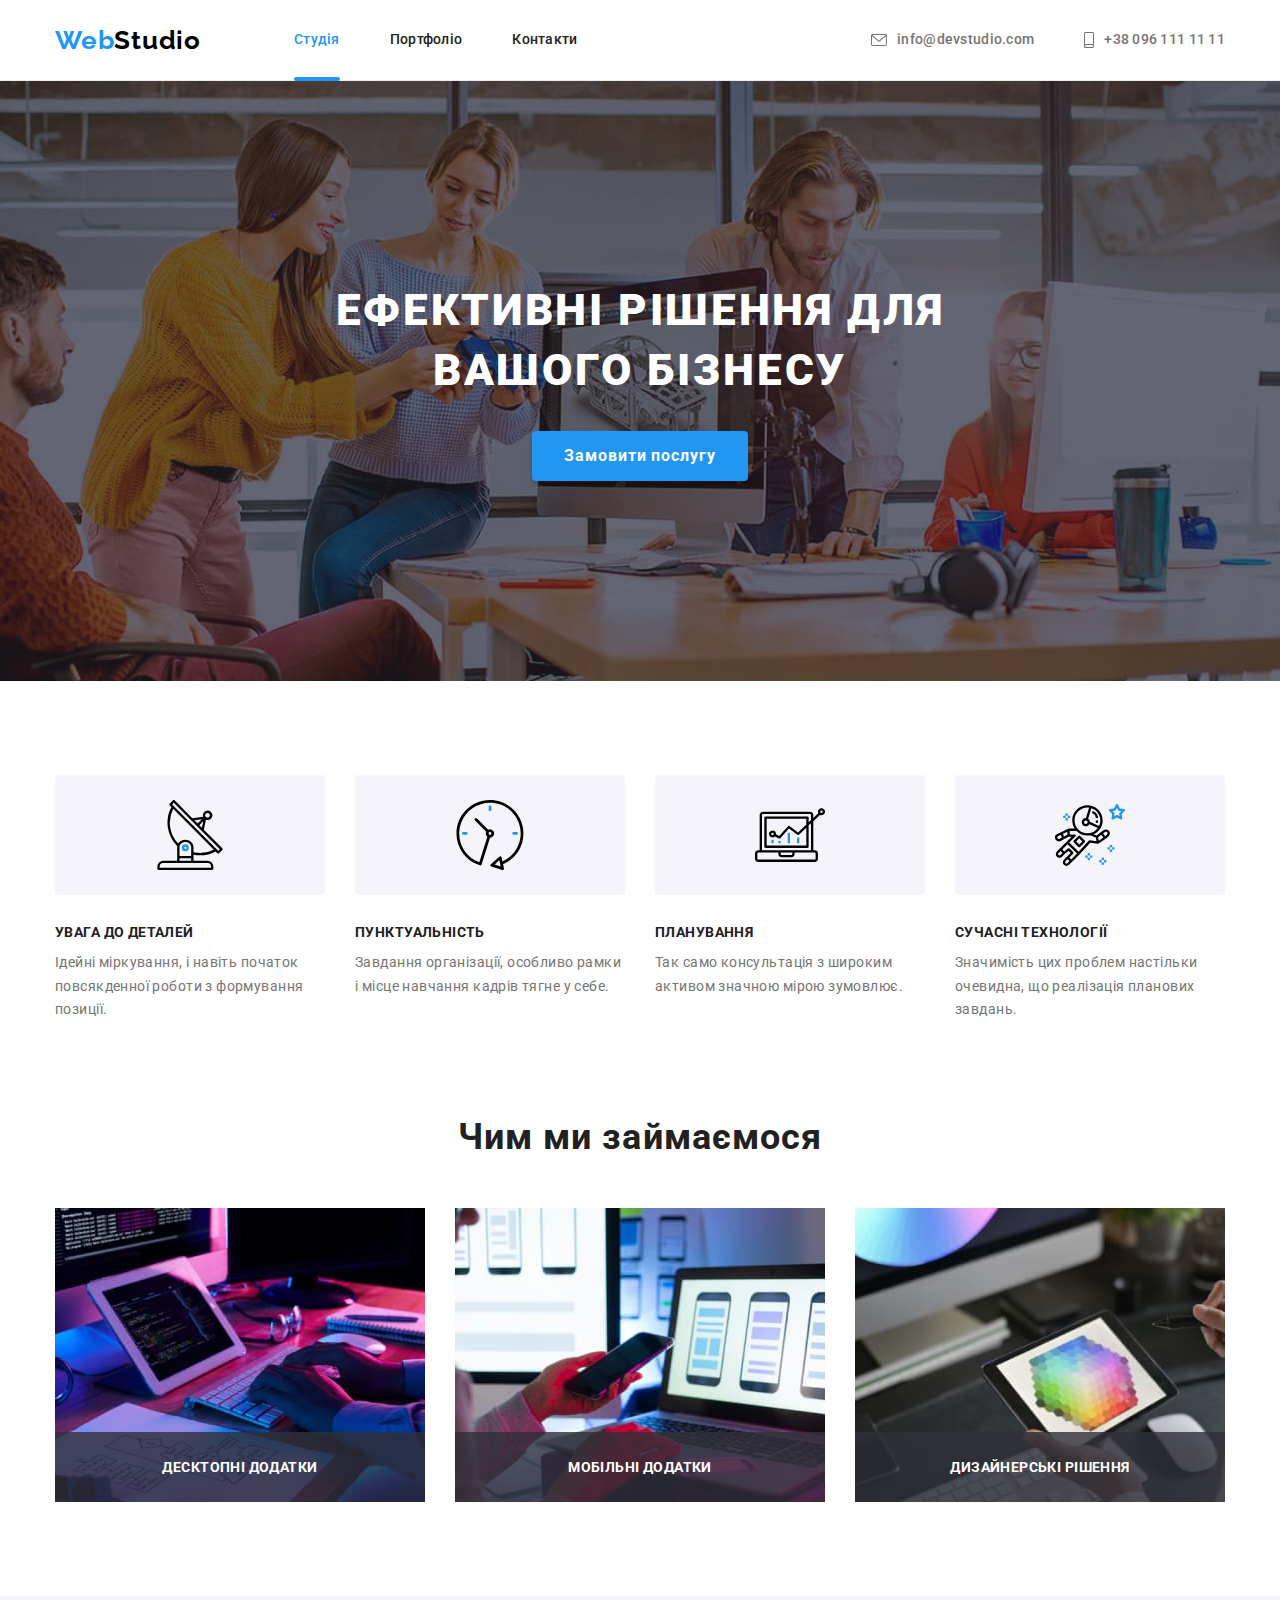
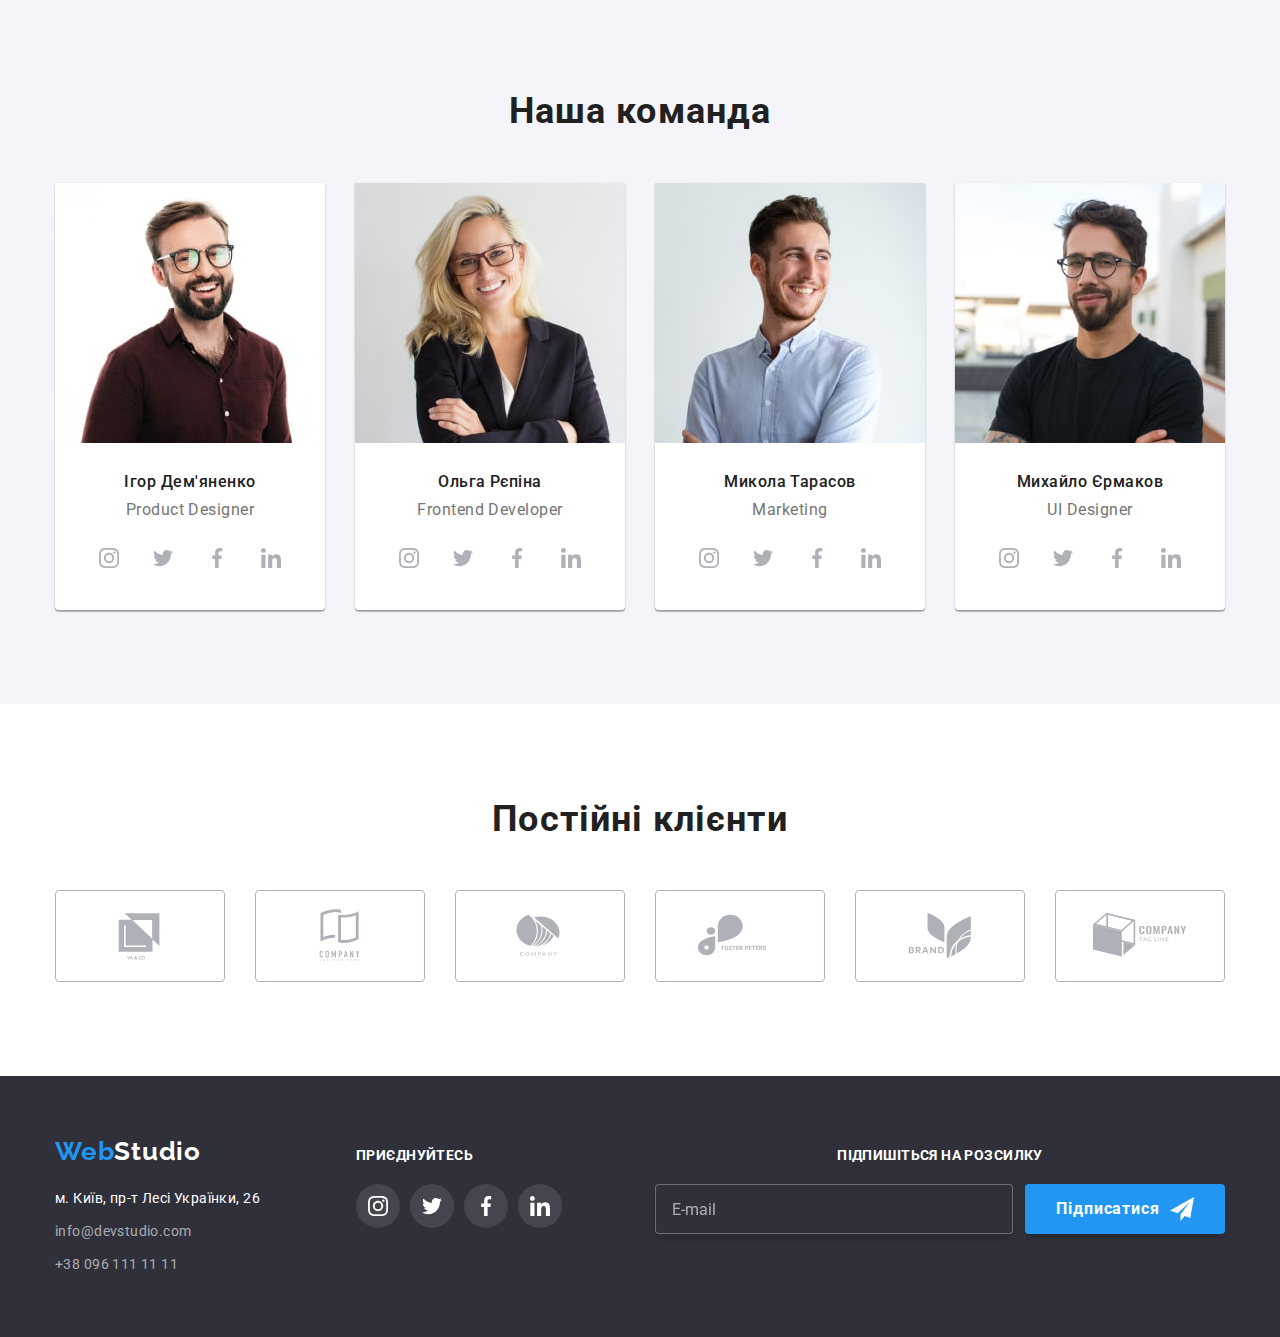
<file: index.html>
<!DOCTYPE html>
<html lang="uk">
  <head>
    <meta charset="UTF-8" />
    <meta http-equiv="X-UA-Compatible" content="IE=edge" />
    <meta name="viewport" content="width=device-width, initial-scale=1.0" />
    <title>Document</title>
    <link
      rel="stylesheet"
      href="https://cdnjs.cloudflare.com/ajax/libs/modern-normalize/1.1.0/modern-normalize.css"
      integrity="sha512-Y0MM+V6ymRKN2zStTqzQ227DWhhp4Mzdo6gnlRnuaNCbc+YN/ZH0sBCLTM4M0oSy9c9VKiCvd4Jk44aCLrNS5Q=="
      crossorigin="anonymous"
      referrerpolicy="no-referrer"
    />
    <link rel="preconnect" href="https://fonts.googleapis.com" />
    <link rel="preconnect" href="https://fonts.gstatic.com" crossorigin />
    <link
      href="https://fonts.googleapis.com/css2?family=Raleway:wght@700&family=Roboto:wght@400;500;700;900&display=swap"
      rel="stylesheet"
    />
    <link rel="stylesheet" href="./css/main.min.css" />
  </head>

  <body>
    <header class="header">
      <div class="container header__container">
        <a href="./index.html" lang="en" class="logo header__logo"
          >Web<span class="logo__dark">Studio</span></a
        >
        <button type="button" class="open-menu js-open-menu">
          <svg class="mobile-menu__icon" width="22px" height="22px">
            <use href="./images/icons.svg#icon-mobile-menu"></use>
          </svg>
        </button>
        <div class="menu-container js-menu-container">
          <div class="menu-container__box">
            <button type="button" class="close-menu js-close-menu">
              <svg width="19" height="19">
                <use href="./images/icons.svg#icon-close"></use>
              </svg>
            </button>
            <nav class="navigation">
              <ul class="site-nav">
                <li class="site-nav__item">
                  <a class="site-nav__link site-nav__link--current" href="./index.html">Студія</a>
                </li>
                <li class="site-nav__item">
                  <a class="site-nav__link" href="./portfolio.html">Портфоліо</a>
                </li>
                <li class="site-nav__item"><a class="site-nav__link" href="">Контакти</a></li>
              </ul>
            </nav>
            <ul class="contacts">
              <li class="contact__item">
                <a class="contact__link contact__link-mail" href="mailto:info@devstudio.com">
                  <svg class="contact__icon" width="16" height="12">
                    <use href="./images/icons.svg#icon-envelope"></use>
                  </svg>
                  info@devstudio.com</a
                >
              </li>
              <li class="contact__item">
                <a class="contact__link contact__link-tel--blue" href="tel:+380961111111">
                  <svg class="contact__icon" width="10" height="16">
                    <use href="./images/icons.svg#icon-phone"></use>
                  </svg>
                  +38 096 111 11 11
                </a>
              </li>
            </ul>
            <ul class="menu-socials">
              <li class="menu-socials__item">
                <a href="" class="menu-socials__link">Instagram</a>
              </li>
              <li class="menu-socials__item"><a href="" class="menu-socials__link">Twitter</a></li>
              <li class="menu-socials__item"><a href="" class="menu-socials__link">Facebook</a></li>
              <li class="menu-socials__item"><a href="" class="menu-socials__link">LinkedIn</a></li>
            </ul>
          </div>
        </div>
      </div>
    </header>
    <main>
      <section class="hero">
        <div class="container">
          <h1 class="hero__title">
            Ефективні рішення для <br />
            вашого бізнесу
          </h1>
          <button type="button" class="hero__btn data-modal-open" data-modal-open>
            Замовити послугу
          </button>
        </div>
      </section>
      <section class="section">
        <div class="container">
          <h2 class="section__title visually-hidden">Особливості</h2>
          <ul class="features">
            <li class="features__item">
              <div class="features__icon-box">
                <svg width="70" height="70">
                  <use href="./images/icons.svg#icon-antenna"></use>
                </svg>
              </div>
              <h3 class="features__title">Увага до деталей</h3>
              <p class="features__text">
                Ідейні міркування, і навіть початок повсякденної роботи з формування позиції.
              </p>
            </li>
            <li class="features__item">
              <div class="features__icon-box">
                <svg width="70" height="70">
                  <use href="./images/icons.svg#icon-clock"></use>
                </svg>
              </div>
              <h3 class="features__title">Пунктуальність</h3>
              <p class="features__text">
                Завдання організації, особливо рамки і місце навчання кадрів тягне у себе.
              </p>
            </li>
            <li class="features__item">
              <div class="features__icon-box">
                <svg width="70" height="70">
                  <use href="./images/icons.svg#icon-diagram"></use>
                </svg>
              </div>
              <h3 class="features__title">Планування</h3>
              <p class="features__text">
                Так само консультація з широким активом значною мірою зумовлює.
              </p>
            </li>
            <li class="features__item">
              <div class="features__icon-box">
                <svg width="70" height="70">
                  <use href="./images/icons.svg#icon-astronaut"></use>
                </svg>
              </div>
              <h3 class="features__title">Сучасні технології</h3>
              <p class="features__text">
                Значимість цих проблем настільки очевидна, що реалізація планових завдань.
              </p>
            </li>
          </ul>
        </div>
      </section>
      <section class="section section--no-padding-top">
        <div class="container">
          <h2 class="section__title">Чим ми займаємося</h2>
          <ul class="employment">
            <li class="employment__item">
              <img
                srcset="./images/img1.jpg 1x, ./images/img1-2x.jpg 2x"
                src="./images/img1.jpg"
                alt="Написання коду"
                width="370"
                height="295"
              />
              <p class="employment__text">Десктопні додатки</p>
            </li>
            <li class="employment__item">
              <img
                srcset="./images/img2.jpg 1x, ./images/img2-2x.jpg 2x"
                src="./images/img2.jpg"
                alt="Розробка мобільного додатку"
                width="370"
                height="295"
              />
              <p class="employment__text">Мобільні додатки</p>
            </li>
            <li class="employment__item">
              <img
                srcset="./images/img3.jpg 1x, ./images/img3-2x.jpg 2x"
                src="./images/img3.jpg"
                alt="Створення дизайну"
                width="370"
                height="295"
              />
              <p class="employment__text">Дизайнерські рішення</p>
            </li>
          </ul>
        </div>
      </section>
      <section class="section section--other-background">
        <div class="container">
          <h2 class="section__title">Наша команда</h2>
          <ul class="team">
            <li class="team__item">
              <picture>
                <source
                  srcset="./images/img4-desk.jpg 1x, ./images/img4-desk-2x.jpg 2x"
                  media="(min-width:1200px)"
                />
                <source
                  srcset="./images/img4-tab.jpg 1x, ./images/img4-tab-2x.jpg 2x"
                  media="(min-width:768px)"
                />
                <source
                  srcset="./images/img4.jpg 1x, ./images/img4-2x.jpg 2x"
                  media="(max-width:767px)"
                />
                <img
                  srcset="./images/img4.jpg 1x, ./images/img4-2x.jpg 2x"
                  src="./images/img4.jpg"
                  alt="Игорь Демьяненко"
                  width="450"
                  height="460"
                />
              </picture>

              <div class="team__text-box">
                <h3 class="team__title">Ігор Дем'яненко</h3>
                <p lang="en" class="team__text">Product Designer</p>
                <ul class="social">
                  <li>
                    <a href="" class="social__link">
                      <svg class="social__icon" width="20" height="20">
                        <use href="./images/icons.svg#icon-instagram"></use>
                      </svg>
                    </a>
                  </li>
                  <li>
                    <a href="" class="social__link">
                      <svg class="social__icon" width="20" height="20">
                        <use href="./images/icons.svg#icon-twitter"></use>
                      </svg>
                    </a>
                  </li>
                  <li>
                    <a href="" class="social__link">
                      <svg class="social__icon" width="20" height="20">
                        <use href="./images/icons.svg#icon-facebook"></use>
                      </svg>
                    </a>
                  </li>
                  <li>
                    <a href="" class="social__link">
                      <svg class="social__icon" width="20" height="20">
                        <use href="./images/icons.svg#icon-linkedin"></use>
                      </svg>
                    </a>
                  </li>
                </ul>
              </div>
            </li>
            <li class="team__item">
              <picture>
                <source
                  srcset="./images/img5-desk.jpg 1x, ./images/img5-desk-2x.jpg 2x"
                  media="(min-width:1200px)"
                />
                <source
                  srcset="./images/img5-tab.jpg 1x, ./images/img5-tab-2x.jpg 2x"
                  media="(min-width:768px)"
                />
                <source
                  srcset="./images/img5.jpg 1x, ./images/img5-2x.jpg 2x"
                  media="(max-width:767px)"
                />
                <img
                  srcset="./images/img5.jpg 1x, ./images/img5-2x.jpg 2x"
                  src="./images/img5.jpg"
                  alt="Ольга Репина"
                  width="450"
                  height="460"
                />
              </picture>
              <div class="team__text-box">
                <h3 class="team__title">Ольга Рєпіна</h3>
                <p lang="en" class="team__text">Frontend Developer</p>
                <ul class="social">
                  <li>
                    <a href="" class="social__link">
                      <svg class="social__icon" width="20" height="20">
                        <use href="./images/icons.svg#icon-instagram"></use>
                      </svg>
                    </a>
                  </li>
                  <li>
                    <a href="" class="social__link">
                      <svg class="social__icon" width="20" height="20">
                        <use href="./images/icons.svg#icon-twitter"></use>
                      </svg>
                    </a>
                  </li>
                  <li>
                    <a href="" class="social__link">
                      <svg class="social__icon" width="20" height="20">
                        <use href="./images/icons.svg#icon-facebook"></use>
                      </svg>
                    </a>
                  </li>
                  <li>
                    <a href="" class="social__link">
                      <svg class="social__icon" width="20" height="20">
                        <use href="./images/icons.svg#icon-linkedin"></use>
                      </svg>
                    </a>
                  </li>
                </ul>
              </div>
            </li>
            <li class="team__item">
              <picture>
                <source
                  srcset="./images/img6-desk.jpg 1x, ./images/img6-desk-2x.jpg 2x"
                  media="(min-width:1200px)"
                />
                <source
                  srcset="./images/img6-tab.jpg 1x, ./images/img6-tab-2x.jpg 2x"
                  media="(min-width:768px)"
                />
                <source
                  srcset="./images/img6.jpg 1x, ./images/img6-2x.jpg 2x"
                  media="(max-width:767px)"
                />
                <img
                  srcset="./images/img6.jpg 1x, ./images/img6-2x.jpg 2x"
                  src="./images/img6.jpg"
                  alt="Николай Тарасов"
                  width="450"
                  height="460"
                />
              </picture>
              <div class="team__text-box">
                <h3 class="team__title">Микола Тарасов</h3>
                <p lang="en" class="team__text">Marketing</p>
                <ul class="social">
                  <li>
                    <a href="" class="social__link">
                      <svg class="social__icon" width="20" height="20">
                        <use href="./images/icons.svg#icon-instagram"></use>
                      </svg>
                    </a>
                  </li>
                  <li>
                    <a href="" class="social__link">
                      <svg class="social__icon" width="20" height="20">
                        <use href="./images/icons.svg#icon-twitter"></use>
                      </svg>
                    </a>
                  </li>
                  <li>
                    <a href="" class="social__link">
                      <svg class="social__icon" width="20" height="20">
                        <use href="./images/icons.svg#icon-facebook"></use>
                      </svg>
                    </a>
                  </li>
                  <li>
                    <a href="" class="social__link">
                      <svg class="social__icon" width="20" height="20">
                        <use href="./images/icons.svg#icon-linkedin"></use>
                      </svg>
                    </a>
                  </li>
                </ul>
              </div>
            </li>
            <li class="team__item">
              <picture>
                <source
                  srcset="./images/img7-desk.jpg 1x, ./images/img7-desk-2x.jpg 2x"
                  media="(min-width:1200px)"
                />
                <source
                  srcset="./images/img7-tab.jpg 1x, ./images/img7-tab-2x.jpg 2x"
                  media="(min-width:768px)"
                />
                <source
                  srcset="./images/img7.jpg 1x, ./images/img7-2x.jpg 2x"
                  media="(max-width:767px)"
                />
                <img
                  srcset="./images/img7.jpg 1x, ./images/img7-2x.jpg 2x"
                  src="./images/img7.jpg"
                  alt="Михаил Ермаков"
                  width="450"
                  height="460"
                />
              </picture>
              <div class="team__text-box">
                <h3 class="team__title">Михайло Єрмаков</h3>
                <p lang="en" class="team__text">UI Designer</p>
                <ul class="social">
                  <li>
                    <a href="" class="social__link">
                      <svg class="social__icon" width="20" height="20">
                        <use href="./images/icons.svg#icon-instagram"></use>
                      </svg>
                    </a>
                  </li>
                  <li>
                    <a href="" class="social__link">
                      <svg class="social__icon" width="20" height="20">
                        <use href="./images/icons.svg#icon-twitter"></use>
                      </svg>
                    </a>
                  </li>
                  <li>
                    <a href="" class="social__link">
                      <svg class="social__icon" width="20" height="20">
                        <use href="./images/icons.svg#icon-facebook"></use>
                      </svg>
                    </a>
                  </li>
                  <li>
                    <a href="" class="social__link">
                      <svg class="social__icon" width="20" height="20">
                        <use href="./images/icons.svg#icon-linkedin"></use>
                      </svg>
                    </a>
                  </li>
                </ul>
              </div>
            </li>
          </ul>
        </div>
      </section>
      <section class="section">
        <div class="container">
          <h2 class="section__title">Постійні клієнти</h2>
          <ul class="customers">
            <li class="customers__item">
              <a href="" class="customers__link">
                <svg class="customers__logo" width="106" height="60">
                  <use href="./images/icons.svg#icon-logo"></use>
                </svg>
              </a>
            </li>
            <li class="customers__item">
              <a href="" class="customers__link">
                <svg class="customers__logo" width="106" height="60">
                  <use href="./images/icons.svg#icon-logo-1"></use>
                </svg>
              </a>
            </li>
            <li class="customers__item">
              <a href="" class="customers__link">
                <svg class="customers__logo" width="106" height="60">
                  <use href="./images/icons.svg#icon-logo-2"></use>
                </svg>
              </a>
            </li>
            <li class="customers__item">
              <a href="" class="customers__link">
                <svg class="customers__logo" width="106" height="60">
                  <use href="./images/icons.svg#icon-logo-3"></use>
                </svg>
              </a>
            </li>
            <li class="customers__item">
              <a href="" class="customers__link">
                <svg class="customers__logo" width="106" height="60">
                  <use href="./images/icons.svg#icon-logo-4"></use>
                </svg>
              </a>
            </li>
            <li class="customers__item">
              <a href="" class="customers__link">
                <svg class="customers__logo" width="106" height="60">
                  <use href="./images/icons.svg#icon-logo-5"></use>
                </svg>
              </a>
            </li>
          </ul>
        </div>
      </section>
    </main>
    <footer class="footer">
      <div class="container">
        <div class="footer-info">
          <div class="footer-adress-section">
            <a href="./index.html" lang="en" class="logo footer__logo"
              >Web<span class="logo__light">Studio</span></a
            >
            <address class="footer-address">
              <ul class="footer-address">
                <li class="footer-list">
                  <a class="footer-item" href="https://goo.gl/maps/KQHs6RmRJjYk8pqQ7"
                    >м. Київ, пр-т Лесі Українки, 26</a
                  >
                </li>
                <li class="footer-list">
                  <a class="footer-adress-list" href="mailto:info@devstudio.com"
                    >info@devstudio.com</a
                  >
                </li>
                <li class="footer-list">
                  <a class="footer-adress-list" href="tel:+380961111111">+38 096 111 11 11</a>
                </li>
              </ul>
            </address>
          </div>
          <div class="footer-soc">
            <h2 class="footer-soc-title">приєднуйтесь</h2>
            <ul class="footer-soc-list">
              <li class="footer-soc-items">
                <a class="footer-soc-link" href="">
                  <svg class="footer-soc-icon" width="20" height="20">
                    <use href="./images/icons.svg#icon-instagram"></use>
                  </svg>
                </a>
              </li>
              <li class="footer-soc-items">
                <a class="footer-soc-link" href="">
                  <svg class="footer-soc-icon" width="20" height="20">
                    <use href="./images/icons.svg#icon-twitter"></use>
                  </svg>
                </a>
              </li>
              <li class="footer-soc-items">
                <a class="footer-soc-link" href="">
                  <svg class="footer-soc-icon" width="20" height="20">
                    <use href="./images/icons.svg#icon-facebook"></use>
                  </svg>
                </a>
              </li>
              <li class="footer-soc-items">
                <a class="footer-soc-link" href="">
                  <svg class="footer-soc-icon" width="20" height="20">
                    <use href="./images/icons.svg#icon-linkedin"></use>
                  </svg>
                </a>
              </li>
            </ul>
          </div>
          <form class="subscription-form">
            <label for="footer-email" class="footer-subscription-text"
              >Підпишіться на розсилку</label
            >
            <div class="footer-subscription">
              <input
                type="email"
                class="footer-input"
                name="footer-email"
                id="footer-email"
                placeholder="E-mail"
              />
              <button type="button" class="subscription-btn">
                Підписатися
                <svg class="footer-mail-icon" width="24" height="24">
                  <use href="./images/icons.svg#icon-send"></use>
                </svg>
              </button>
            </div>
          </form>
        </div>
      </div>
    </footer>
    <div class="backdrop is-hidden" data-modal>
      <div class="modal">
        <button type="button" class="modal-close" data-modal-close>
          <svg class="modal-close-icon" width="18" height="18">
            <use href="./images/icons.svg#icon-close"></use>
          </svg>
        </button>
        <p class="modal-title">Залиште свої дані, ми вам передзвонимо</p>
        <form class="modal-form">
          <div class="input-field">
            <label for="user-name" class="inpute-title">Ім'я</label>
            <span class="input-wrap">
              <input type="text" class="form-input" name="user-name" id="user-name" />
              <svg class="input-icon" width="18" height="18">
                <use href="./images/icons.svg#icon-input-person"></use>
              </svg>
            </span>
          </div>
          <div class="input-field">
            <label for="user-tel" class="inpute-title">Телефон</label>
            <span class="input-wrap">
              <input type="tel" class="form-input" name="user-tel" id="user-tel" />
              <svg class="input-icon" width="18" height="18">
                <use href="./images/icons.svg#icon-input-phone"></use>
              </svg>
            </span>
          </div>
          <div class="input-field">
            <label for="user-mail" class="inpute-title">Пошта</label>
            <span class="input-wrap">
              <input type="email" class="form-input" name="user-mail" id="user-mail" />
              <svg class="input-icon" width="18" height="18">
                <use href="./images/icons.svg#icon-input-email"></use>
              </svg>
            </span>
          </div>
          <div class="comment-field">
            <label for="user-comment" class="inpute-title">Коментар</label>
            <textarea
              name="user-comment"
              id="user-comment"
              cols="30"
              rows="10"
              class="modal-text"
              placeholder="Введіть текст"
            ></textarea>
          </div>
          <div class="checkbox-field">
            <input
              type="checkbox"
              name="user-policy"
              value="true"
              class="input-check visually-hidden"
              id="user-policy"
            />
            <label for="user-policy" class="check-text">
              <span class="check-icon"
                ><svg class="icon-check" width="16" height="15">
                  <use href="./images/icons.svg#icon-check"></use></svg
              ></span>
              <span
                >Погоджуюся з розсилкою та приймаю
                <a href="" class="check-text-link">Умови договору</a></span
              >
            </label>
          </div>
          <button type="submit" class="check-btn">Відправити</button>
        </form>
      </div>
    </div>
    <script src="./js/modal.js"></script>
    <script src="./js/mobile-menu.js"></script>
  </body>
</html>
</file>
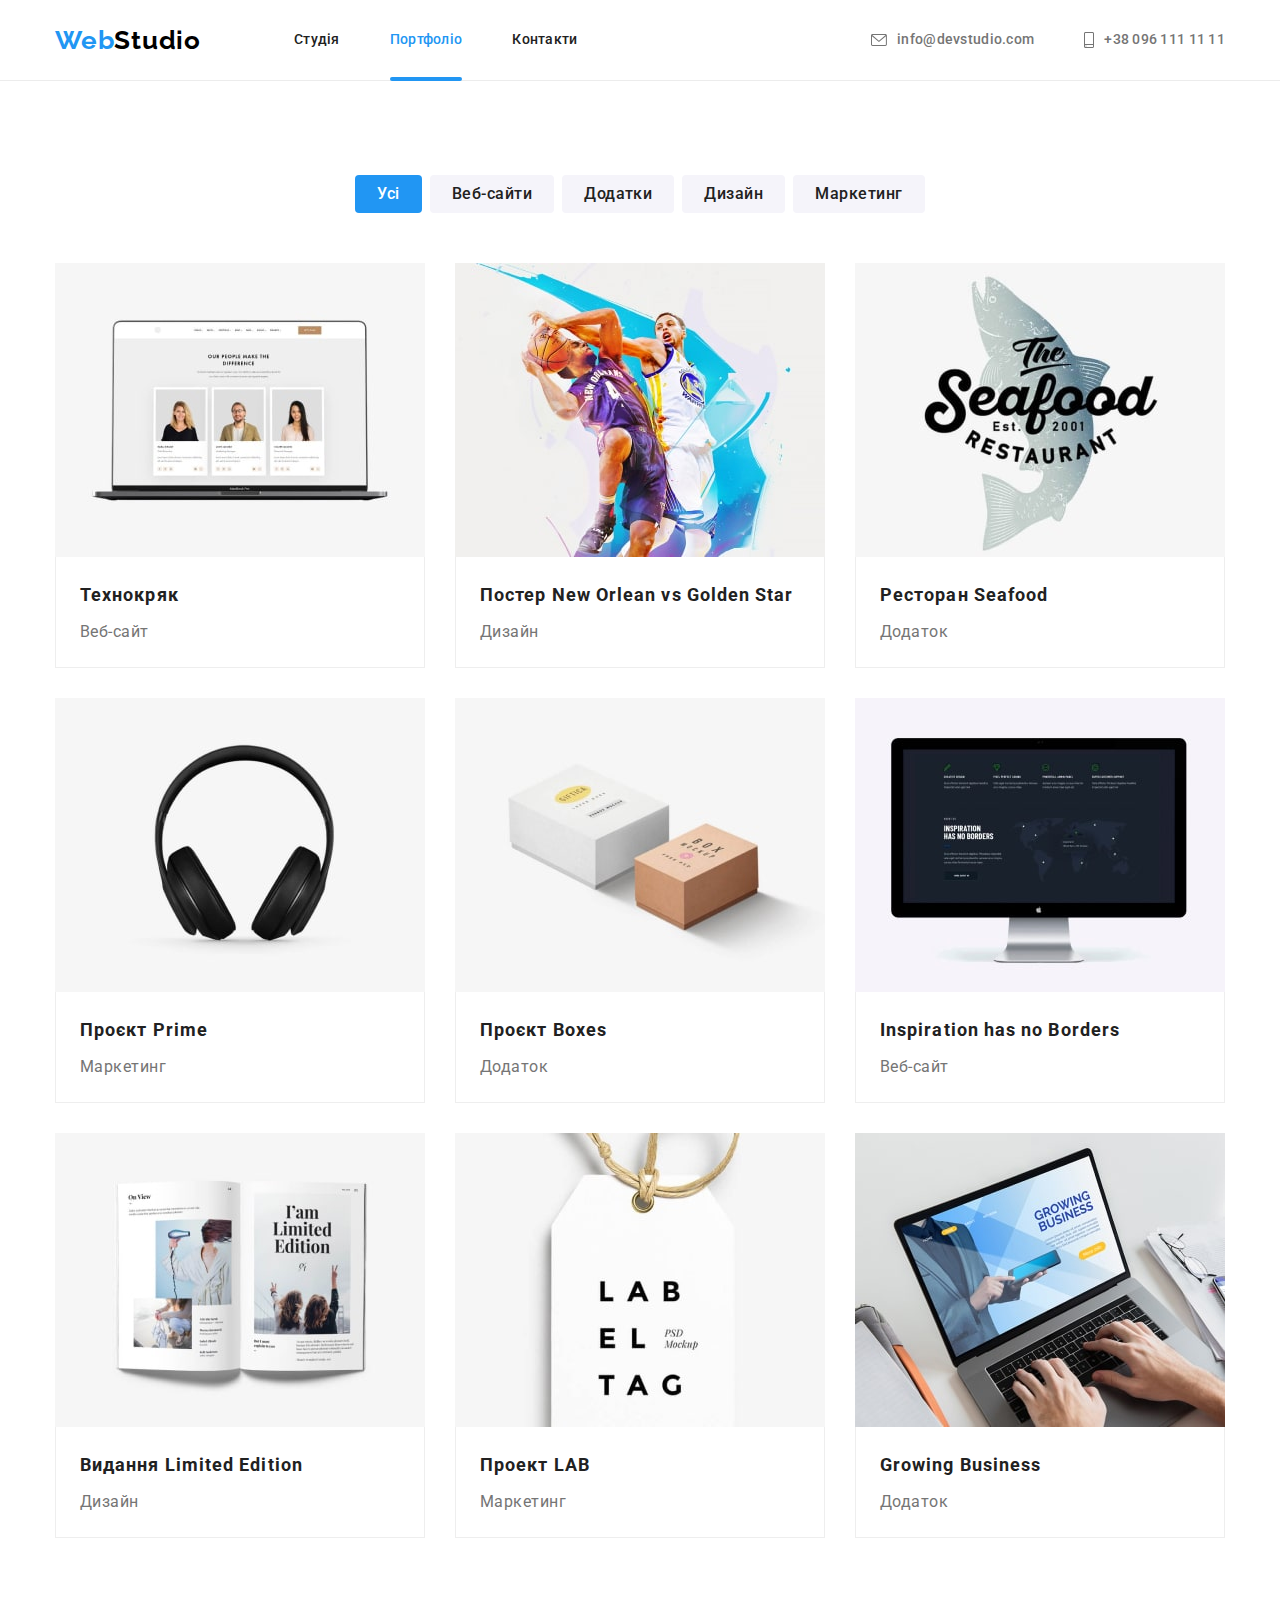
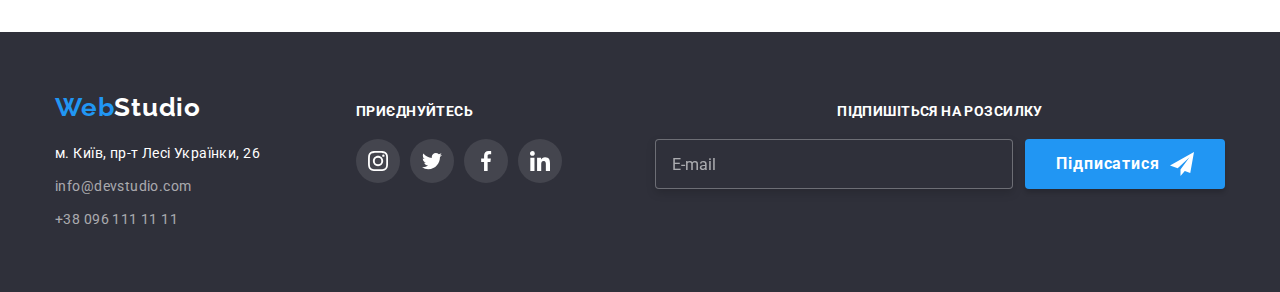
<file: portfolio.html>
<!DOCTYPE html>
<html lang="uk">
  <head>
    <meta charset="UTF-8" />
    <meta http-equiv="X-UA-Compatible" content="IE=edge" />
    <meta name="viewport" content="width=device-width, initial-scale=1.0" />
    <title>Document</title>
    <link
      rel="stylesheet"
      href="https://cdnjs.cloudflare.com/ajax/libs/modern-normalize/1.1.0/modern-normalize.css"
      integrity="sha512-Y0MM+V6ymRKN2zStTqzQ227DWhhp4Mzdo6gnlRnuaNCbc+YN/ZH0sBCLTM4M0oSy9c9VKiCvd4Jk44aCLrNS5Q=="
      crossorigin="anonymous"
      referrerpolicy="no-referrer"
    />
    <link rel="preconnect" href="https://fonts.googleapis.com" />
    <link rel="preconnect" href="https://fonts.gstatic.com" crossorigin />
    <link
      href="https://fonts.googleapis.com/css2?family=Raleway:wght@700&family=Roboto:wght@400;500;700;900&display=swap"
      rel="stylesheet"
    />
    <link rel="stylesheet" href="./css/main.min.css" />
  </head>

  <body>
    <header class="header">
      <div class="container header__container">
        <a href="./index.html" lang="en" class="logo header__logo"
          >Web<span class="logo__dark">Studio</span></a
        >
        <button type="button" class="open-menu js-open-menu">
          <svg class="mobile-menu__icon" width="22px" height="22px">
            <use href="./images/icons.svg#icon-mobile-menu"></use>
          </svg>
        </button>
        <div class="menu-container js-menu-container">
          <div class="menu-container__box">
            <button type="button" class="close-menu js-close-menu">
              <svg width="19" height="19">
                <use href="./images/icons.svg#icon-close"></use>
              </svg>
            </button>
            <nav class="navigation">
              <ul class="site-nav">
                <li class="site-nav__item">
                  <a class="site-nav__link" href="./index.html">Студія</a>
                </li>
                <li class="site-nav__item">
                  <a class="site-nav__link site-nav__link--current" href="./portfolio.html"
                    >Портфоліо</a
                  >
                </li>
                <li class="site-nav__item"><a class="site-nav__link" href="">Контакти</a></li>
              </ul>
            </nav>
            <ul class="contacts">
              <li class="contact__item">
                <a class="contact__link contact__link-mail" href="mailto:info@devstudio.com">
                  <svg class="contact__icon" width="16" height="12">
                    <use href="./images/icons.svg#icon-envelope"></use>
                  </svg>
                  info@devstudio.com</a
                >
              </li>
              <li class="contact__item">
                <a class="contact__link contact__link-tel--blue" href="tel:+380961111111">
                  <svg class="contact__icon" width="10" height="16">
                    <use href="./images/icons.svg#icon-phone"></use>
                  </svg>
                  +38 096 111 11 11
                </a>
              </li>
            </ul>
            <ul class="menu-socials">
              <li class="menu-socials__item">
                <a href="" class="menu-socials__link">Instagram</a>
              </li>
              <li class="menu-socials__item"><a href="" class="menu-socials__link">Twitter</a></li>
              <li class="menu-socials__item"><a href="" class="menu-socials__link">Facebook</a></li>
              <li class="menu-socials__item"><a href="" class="menu-socials__link">LinkedIn</a></li>
            </ul>
          </div>
        </div>
      </div>
    </header>
    <main>
      <section class="section">
        <div class="container">
          <h1 class="visually-hidden">Наші продукти</h1>
          <ul class="portfolio">
            <li>
              <button type="button" class="portfolio__btn portfolio__btn--current">Усі</button>
            </li>
            <li><button type="button" class="portfolio__btn">Веб-сайти</button></li>
            <li><button type="button" class="portfolio__btn">Додатки</button></li>
            <li><button type="button" class="portfolio__btn">Дизайн</button></li>
            <li><button type="button" class="portfolio__btn">Маркетинг</button></li>
          </ul>
          <ul class="portfolio-tech">
            <li class="portfolio-list">
              <a href="" class="portfolio-link">
                <div class="portfolio-wrap">
                  <picture>
                    <source
                      srcset="./images/ptfl1-desk.jpg 1x, ./images/ptfl1-desk-2x.jpg 2x"
                      media="(min-width:1200px)"
                    />
                    <source
                      srcset="./images/ptfl1-tab.jpg 1x, ./images/ptfl1-tab-2x.jpg 2x"
                      media="(min-width:768px)"
                    />
                    <source
                      srcset="./images/ptfl1.jpg 1x, ./images/ptfl1-2x.jpg 2x"
                      media="(max-width:767px)"
                    />
                    <img
                      srcset="./images/ptfl1.jpg 1x, ./images/ptfl1-2x.jpg 2x"
                      src="./images/ptfl1.jpg"
                      alt="Сторінка сайта Технокряк"
                      width="450"
                      height="294"
                    />
                  </picture>
                  <p class="portfolio-top-text">
                    Ресурс пропонує комплексні пропозиції з різним рівнем функціоналу та сервісів.
                    Все це дозволить відвідувачу отримати вичерпні відомості про компанію чи
                    приватну особу.
                  </p>
                </div>
                <div class="portfolio-block">
                  <h2 class="portfolio-title">Технокряк</h2>
                  <p class="portfolio-text">Веб-сайт</p>
                </div></a
              >
            </li>
            <li class="portfolio-list">
              <a href="" class="portfolio-link">
                <div class="portfolio-wrap">
                  <picture>
                    <source
                      srcset="./images/ptfl2-desk.jpg 1x, ./images/ptfl2-desk-2x.jpg 2x"
                      media="(min-width:1200px)"
                    />
                    <source
                      srcset="./images/ptfl2-tab.jpg 1x, ./images/ptfl2-tab-2x.jpg 2x"
                      media="(min-width:768px)"
                    />
                    <source
                      srcset="./images/ptfl2.jpg 1x, ./images/ptfl2-2x.jpg 2x"
                      media="(max-width:767px)"
                    />
                    <img
                      srcset="./images/ptfl2.jpg 1x, ./images/ptfl2-2x.jpg 2x"
                      src="./images/ptfl2.jpg"
                      alt="Постер з баскетболістами"
                      width="450"
                      height="294"
                    />
                  </picture>
                  <p class="portfolio-top-text">
                    Ресурс пропонує комплексні пропозиції з різним рівнем функціоналу та сервісів.
                    Все це дозволить відвідувачу отримати вичерпні відомості про компанію чи
                    приватну особу.
                  </p>
                </div>
                <div class="portfolio-block">
                  <h2 class="portfolio-title">
                    Постер <span lang="en">New Orlean vs Golden Star</span>
                  </h2>
                  <p class="portfolio-text">Дизайн</p>
                </div></a
              >
            </li>
            <li class="portfolio-list">
              <a href="" class="portfolio-link">
                <div class="portfolio-wrap">
                  <picture>
                    <source
                      srcset="./images/ptfl3-desk.jpg 1x, ./images/ptfl3-desk-2x.jpg 2x"
                      media="(min-width:1200px)"
                    />
                    <source
                      srcset="./images/ptfl3-tab.jpg 1x, ./images/ptfl3-tab-2x.jpg 2x"
                      media="(min-width:768px)"
                    />
                    <source
                      srcset="./images/ptfl3.jpg 1x, ./images/ptfl3-2x.jpg 2x"
                      media="(max-width:767px)"
                    />
                    <img
                      srcset="./images/ptfl3.jpg 1x, ./images/ptfl3-2x.jpg 2x"
                      src="./images/ptfl3.jpg"
                      alt="Емблема ресторану"
                      width="450"
                      height="294"
                    />
                  </picture>
                  <p class="portfolio-top-text">
                    Ресурс пропонує комплексні пропозиції з різним рівнем функціоналу та сервісів.
                    Все це дозволить відвідувачу отримати вичерпні відомості про компанію чи
                    приватну особу.
                  </p>
                </div>
                <div class="portfolio-block">
                  <h2 class="portfolio-title">Ресторан <span lang="en">Seafood</span></h2>
                  <p class="portfolio-text">Додаток</p>
                </div></a
              >
            </li>
            <li class="portfolio-list">
              <a href="" class="portfolio-link">
                <div class="portfolio-wrap">
                  <picture>
                    <source
                      srcset="./images/ptfl4-desk.jpg 1x, ./images/ptfl4-desk-2x.jpg 2x"
                      media="(min-width:1200px)"
                    />
                    <source
                      srcset="./images/ptfl4-tab.jpg 1x, ./images/ptfl4-tab-2x.jpg 2x"
                      media="(min-width:768px)"
                    />
                    <source
                      srcset="./images/ptfl4.jpg 1x, ./images/ptfl4-2x.jpg 2x"
                      media="(max-width:767px)"
                    />
                    <img
                      srcset="./images/ptfl4.jpg 1x, ./images/ptfl4-2x.jpg 2x"
                      src="./images/ptfl4.jpg"
                      alt="Навушники"
                      width="450"
                      height="294"
                    />
                  </picture>
                  <p class="portfolio-top-text">
                    Ресурс пропонує комплексні пропозиції з різним рівнем функціоналу та сервісів.
                    Все це дозволить відвідувачу отримати вичерпні відомості про компанію чи
                    приватну особу.
                  </p>
                </div>
                <div class="portfolio-block">
                  <h2 class="portfolio-title">Проєкт <span lang="en">Prime</span></h2>
                  <p class="portfolio-text">Маркетинг</p>
                </div></a
              >
            </li>
            <li class="portfolio-list">
              <a href="" class="portfolio-link">
                <div class="portfolio-wrap">
                  <picture>
                    <source
                      srcset="./images/ptfl5-desk.jpg 1x, ./images/ptfl5-desk-2x.jpg 2x"
                      media="(min-width:1200px)"
                    />
                    <source
                      srcset="./images/ptfl5-tab.jpg 1x, ./images/ptfl5-tab-2x.jpg 2x"
                      media="(min-width:768px)"
                    />
                    <source
                      srcset="./images/ptfl5.jpg 1x, ./images/ptfl5-2x.jpg 2x"
                      media="(max-width:767px)"
                    />
                    <img
                      srcset="./images/ptfl5.jpg 1x, ./images/ptfl5-2x.jpg 2x"
                      src="./images/ptfl5.jpg"
                      alt="Дві коробки"
                      width="450"
                      height="294"
                    />
                  </picture>
                  <p class="portfolio-top-text">
                    Ресурс пропонує комплексні пропозиції з різним рівнем функціоналу та сервісів.
                    Все це дозволить відвідувачу отримати вичерпні відомості про компанію чи
                    приватну особу.
                  </p>
                </div>
                <div class="portfolio-block">
                  <h2 class="portfolio-title">Проєкт <span lang="en">Boxes</span></h2>
                  <p class="portfolio-text">Додаток</p>
                </div></a
              >
            </li>
            <li class="portfolio-list">
              <a href="" class="portfolio-link">
                <div class="portfolio-wrap">
                  <picture>
                    <source
                      srcset="./images/ptfl6-desk.jpg 1x, ./images/ptfl6-desk-2x.jpg 2x"
                      media="(min-width:1200px)"
                    />
                    <source
                      srcset="./images/ptfl6-tab.jpg 1x, ./images/ptfl6-tab-2x.jpg 2x"
                      media="(min-width:768px)"
                    />
                    <source
                      srcset="./images/ptfl6.jpg 1x, ./images/ptfl6-2x.jpg 2x"
                      media="(max-width:767px)"
                    />
                    <img
                      srcset="./images/ptfl6.jpg 1x, ./images/ptfl6-2x.jpg 2x"
                      src="./images/ptfl6.jpg"
                      alt="Монітор"
                      width="450"
                      height="294"
                    />
                  </picture>
                  <p class="portfolio-top-text">
                    Ресурс пропонує комплексні пропозиції з різним рівнем функціоналу та сервісів.
                    Все це дозволить відвідувачу отримати вичерпні відомості про компанію чи
                    приватну особу.
                  </p>
                </div>
                <div class="portfolio-block">
                  <h2 lang="en" class="portfolio-title">Inspiration has no Borders</h2>
                  <p class="portfolio-text">Веб-сайт</p>
                </div></a
              >
            </li>
            <li class="portfolio-list">
              <a href="" class="portfolio-link">
                <div class="portfolio-wrap">
                  <picture>
                    <source
                      srcset="./images/ptfl7-desk.jpg 1x, ./images/ptfl7-desk-2x.jpg 2x"
                      media="(min-width:1200px)"
                    />
                    <source
                      srcset="./images/ptfl7-tab.jpg 1x, ./images/ptfl7-tab-2x.jpg 2x"
                      media="(min-width:768px)"
                    />
                    <source
                      srcset="./images/ptfl7.jpg 1x, ./images/ptfl7-2x.jpg 2x"
                      media="(max-width:767px)"
                    />
                    <img
                      srcset="./images/ptfl7.jpg 1x, ./images/ptfl7-2x.jpg 2x"
                      src="./images/ptfl7.jpg"
                      alt="Розгорнута книга"
                      width="450"
                      height="294"
                    />
                  </picture>
                  <p class="portfolio-top-text">
                    Ресурс пропонує комплексні пропозиції з різним рівнем функціоналу та сервісів.
                    Все це дозволить відвідувачу отримати вичерпні відомості про компанію чи
                    приватну особу.
                  </p>
                </div>
                <div class="portfolio-block">
                  <h2 class="portfolio-title">Видання <span lang="en">Limited Edition</span></h2>
                  <p class="portfolio-text">Дизайн</p>
                </div></a
              >
            </li>
            <li class="portfolio-list">
              <a href="" class="portfolio-link">
                <div class="portfolio-wrap">
                  <picture>
                    <source
                      srcset="./images/ptfl8-desk.jpg 1x, ./images/ptfl8-desk-2x.jpg 2x"
                      media="(min-width:1200px)"
                    />
                    <source
                      srcset="./images/ptfl8-tab.jpg 1x, ./images/ptfl8-tab-2x.jpg 2x"
                      media="(min-width:768px)"
                    />
                    <source
                      srcset="./images/ptfl8.jpg 1x, ./images/ptfl8-2x.jpg 2x"
                      media="(max-width:767px)"
                    />
                    <img
                      srcset="./images/ptfl8.jpg 1x, ./images/ptfl8-2x.jpg 2x"
                      src="./images/ptfl8.jpg"
                      alt="Бірка з емблемою"
                      width="450"
                      height="294"
                    />
                  </picture>
                  <p class="portfolio-top-text">
                    Ресурс пропонує комплексні пропозиції з різним рівнем функціоналу та сервісів.
                    Все це дозволить відвідувачу отримати вичерпні відомості про компанію чи
                    приватну особу.
                  </p>
                </div>
                <div class="portfolio-block">
                  <h2 class="portfolio-title">Проект <span lang="en">LAB</span></h2>
                  <p class="portfolio-text">Маркетинг</p>
                </div></a
              >
            </li>
            <li class="portfolio-list">
              <a href="" class="portfolio-link">
                <div class="portfolio-wrap">
                  <picture>
                    <source
                      srcset="./images/ptfl9-desk.jpg 1x, ./images/ptfl9-desk-2x.jpg 2x"
                      media="(min-width:1200px)"
                    />
                    <source
                      srcset="./images/ptfl9-tab.jpg 1x, ./images/ptfl9-tab-2x.jpg 2x"
                      media="(min-width:768px)"
                    />
                    <source
                      srcset="./images/ptfl9.jpg 1x, ./images/ptfl9-2x.jpg 2x"
                      media="(max-width:767px)"
                    />
                    <img
                      srcset="./images/ptfl9.jpg 1x, ./images/ptfl9-2x.jpg 2x"
                      src="./images/ptfl9.jpg"
                      alt="Презентація на ноутбуці"
                      width="450"
                      height="294"
                    />
                  </picture>
                  <p class="portfolio-top-text">
                    Ресурс пропонує комплексні пропозиції з різним рівнем функціоналу та сервісів.
                    Все це дозволить відвідувачу отримати вичерпні відомості про компанію чи
                    приватну особу.
                  </p>
                </div>
                <div class="portfolio-block">
                  <h2 lang="en" class="portfolio-title">Growing Business</h2>
                  <p class="portfolio-text">Додаток</p>
                </div></a
              >
            </li>
          </ul>
        </div>
      </section>
    </main>
    <footer class="footer">
      <div class="container">
        <div class="footer-info">
          <div class="footer-adress-section">
            <a href="./index.html" lang="en" class="logo footer__logo"
              >Web<span class="logo__light">Studio</span></a
            >
            <address class="footer-address">
              <ul class="footer-address list">
                <li class="footer-list">
                  <a class="footer-item adress" href="https://goo.gl/maps/KQHs6RmRJjYk8pqQ7"
                    >м. Київ, пр-т Лесі Українки, 26</a
                  >
                </li>
                <li class="footer-list">
                  <a class="footer-adress-list adress" href="mailto:info@devstudio.com"
                    >info@devstudio.com</a
                  >
                </li>
                <li class="footer-list">
                  <a class="footer-adress-list adress" href="tel:+380961111111"
                    >+38 096 111 11 11</a
                  >
                </li>
              </ul>
            </address>
          </div>
          <div class="footer-soc">
            <h2 class="footer-soc-title">приєднуйтесь</h2>
            <ul class="footer-soc-list">
              <li class="footer-soc-items">
                <a class="footer-soc-link" href="">
                  <svg class="footer-soc-icon" width="20" height="20">
                    <use href="./images/icons.svg#icon-instagram"></use>
                  </svg>
                </a>
              </li>
              <li class="footer-soc-items">
                <a class="footer-soc-link" href="">
                  <svg class="footer-soc-icon" width="20" height="20">
                    <use href="./images/icons.svg#icon-twitter"></use>
                  </svg>
                </a>
              </li>
              <li class="footer-soc-items">
                <a class="footer-soc-link" href="">
                  <svg class="footer-soc-icon" width="20" height="20">
                    <use href="./images/icons.svg#icon-facebook"></use>
                  </svg>
                </a>
              </li>
              <li class="footer-soc-items">
                <a class="footer-soc-link" href="">
                  <svg class="footer-soc-icon" width="20" height="20">
                    <use href="./images/icons.svg#icon-linkedin"></use>
                  </svg>
                </a>
              </li>
            </ul>
          </div>
          <form class="subscription-form">
            <label for="footer-email" class="footer-subscription-text"
              >Підпишіться на розсилку</label
            >
            <div class="footer-subscription">
              <input
                type="email"
                class="footer-input"
                name="footer-email"
                id="footer-email"
                placeholder="E-mail"
              />
              <button type="button" class="subscription-btn">
                Підписатися
                <svg class="footer-mail-icon" width="24" height="24">
                  <use href="./images/icons.svg#icon-send"></use>
                </svg>
              </button>
            </div>
          </form>
        </div>
      </div>
    </footer>
    <script src="./js/mobile-menu.js"></script>
  </body>
</html>
</file>
<file: css/main.min.css>
:root{--main-background-color: #fff;--main-text-color: #757575;--logo-dark-color: #000;--logo-light-color: #fff;--accent-color: #2196f3;--title-color: #212121;--title-inverse-color: #fff;--team-section-background-color: #f5f4fa;--footer-title-color: #ffffff;--footer-background-color: #2f303a;--footer-contacts-color: rgb(255 255 255 / 0.6);--modal-btn-close-color: #000;--bg-gradient: linear-gradient(rgba(47, 48, 58, 0.4), rgba(47, 48, 58, 0.4))}.check-btn,.check-icon,.check-text,.modal-close,.subscription-btn,.footer-soc-link,.customers__link,.customers,.social__link,.employment__text,.features__icon-box,.close-menu,.open-menu,.contact__link{display:-webkit-box;display:-ms-flexbox;display:flex;-webkit-box-align:center;-ms-flex-align:center;align-items:center;-webkit-box-pack:center;-ms-flex-pack:center;justify-content:center}p,h1,h2,h3,ul{margin:0}ul{padding:0;list-style:none}img{display:block;width:100%;max-width:100%;height:auto}a{text-decoration:none}body{font-family:"Roboto",sans-serif}.section{padding:60px 0}@media screen and (min-width: 1200px){.section{padding:94px 0}}.section--no-padding-top{padding-top:0}@media screen and (max-width: 767.98px){.section--no-padding-top{display:none}}@media screen and (min-width: 768px)and (max-width: 1199.98px){.section--no-padding-top{display:none}}.section--other-background{background-color:var(--team-section-background-color)}.section__title{font-weight:700;font-size:28px;line-height:1.17;letter-spacing:0.03em;text-align:center;color:var(--title-color);margin-bottom:30px}@media screen and (min-width: 1200px){.section__title{font-weight:700;font-size:36px;line-height:1.17;letter-spacing:0.03em;margin-bottom:50px}}.visually-hidden{position:absolute;white-space:nowrap;width:1px;height:1px;overflow:hidden;border:0;padding:0;clip:rect(0 0 0 0);-webkit-clip-path:inset(50%);clip-path:inset(50%);margin:-1px}.container{padding-right:15px;padding-left:15px;margin:0 auto}@media screen and (min-width: 480px){.container{width:480px}}@media screen and (min-width: 768px){.container{width:768px}}@media screen and (min-width: 1200px){.container{width:1200px}}.logo{font-family:"Raleway",sans-serif;font-style:normal;font-weight:700;font-size:24px;line-height:1.16;letter-spacing:0.03em;color:var(--accent-color)}@media screen and (min-width: 1200px){.logo{font-weight:700;font-size:26px;line-height:1.19;letter-spacing:0.03em}}.header__logo{-webkit-box-align:center;-ms-flex-align:center;align-items:center;padding:16px 0}@media screen and (min-width: 768px){.header__logo{margin-right:88px}}@media screen and (min-width: 1200px){.header__logo{margin-right:93px}}.logo__dark{color:var(--logo-dark-color)}.header{background-color:#fff;border-bottom:1px solid #ececec}.header__container{display:-webkit-box;display:-ms-flexbox;display:flex;-webkit-box-align:center;-ms-flex-align:center;align-items:center}@media screen and (max-width: 767.98px){.header__container{-webkit-box-pack:justify;-ms-flex-pack:justify;justify-content:space-between}}.menu-container{display:-webkit-box;display:-ms-flexbox;display:flex;-webkit-box-flex:1;-ms-flex-positive:1;flex-grow:1}@media screen and (max-width: 767.98px){.menu-container{-webkit-box-orient:vertical;-webkit-box-direction:normal;-ms-flex-direction:column;flex-direction:column;-webkit-box-align:start;-ms-flex-align:start;align-items:flex-start}}.site-nav{text-align:center;display:-webkit-box;display:-ms-flexbox;display:flex;-webkit-column-gap:50px;-moz-column-gap:50px;column-gap:50px;-webkit-box-orient:vertical;-webkit-box-direction:normal;-ms-flex-direction:column;flex-direction:column;-webkit-box-align:start;-ms-flex-align:start;align-items:flex-start}.site-nav .site-nav__link--current{color:var(--accent-color);position:relative}@media screen and (min-width: 768px){.site-nav{-webkit-box-orient:horizontal;-webkit-box-direction:normal;-ms-flex-direction:row;flex-direction:row}}@media screen and (min-width: 1200px){.site-nav .site-nav__link--current{color:var(--accent-color);position:relative}}@media screen and (max-width: 767.98px){.site-nav__item:not(:last-child){margin-bottom:32px}}.site-nav__link{display:block;font-weight:500;font-size:40px;line-height:1.14;letter-spacing:0.02em;color:var(--title-color);-webkit-transition:color 250ms cubic-bezier(0.4, 0, 0.2, 1);transition:color 250ms cubic-bezier(0.4, 0, 0.2, 1)}.site-nav .site-nav__link:hover,.site-nav .site-nav__link:focus{color:var(--accent-color)}@media screen and (min-width: 768px){.site-nav__link{padding:32px 0 32px;font-weight:500;font-size:14px;line-height:1.14;letter-spacing:0.02em}}@media screen and (min-width: 1200px){.site-nav__link{padding:32px 0 32px;font-weight:500;font-size:14px;line-height:1.14;letter-spacing:0.02em}}@media screen and (min-width: 768px){.site-nav__link.site-nav__link--current::after{content:"";position:absolute;bottom:-1px;display:block;width:100%;height:4px;background-color:var(--accent-color);border-radius:2px}}@media screen and (min-width: 1200px){.site-nav__link.site-nav__link--current::after{content:"";position:absolute;bottom:-1px;display:block;width:100%;height:4px;background-color:var(--accent-color);border-radius:2px}}.menu-container__box{display:-webkit-box;display:-ms-flexbox;display:flex;-webkit-box-flex:1;-ms-flex-positive:1;flex-grow:1}.contacts{display:-webkit-box;display:-ms-flexbox;display:flex;gap:32px;-webkit-box-align:start;-ms-flex-align:start;align-items:flex-start;-webkit-box-orient:vertical;-webkit-box-direction:reverse;-ms-flex-direction:column-reverse;flex-direction:column-reverse;margin-bottom:64px}@media screen and (min-width: 768px)and (max-width: 1199.98px){.contacts{margin-left:auto;-webkit-box-orient:vertical;-webkit-box-direction:normal;-ms-flex-direction:column;flex-direction:column;-webkit-box-pack:center;-ms-flex-pack:center;justify-content:center;-webkit-box-align:start;-ms-flex-align:start;align-items:flex-start;gap:10px;margin-bottom:0}}@media screen and (min-width: 1200px){.contacts{-webkit-box-align:center;-ms-flex-align:center;align-items:center;margin-left:auto;-webkit-box-orient:horizontal;-webkit-box-direction:normal;-ms-flex-direction:row;flex-direction:row;gap:50px;margin-bottom:0;font-weight:500;font-size:14px;line-height:1.14;letter-spacing:0.02em}}@media screen and (min-width: 1200px){.contact__item{display:-webkit-box;display:-ms-flexbox;display:flex;-webkit-box-align:center;-ms-flex-align:center;align-items:center;-webkit-box-pack:center;-ms-flex-pack:center;justify-content:center}}.contact__link{color:var(--main-text-color);-webkit-transition:color 250ms cubic-bezier(0.4, 0, 0.2, 1);transition:color 250ms cubic-bezier(0.4, 0, 0.2, 1)}.contacts .contact__link:hover,.contacts .contact__link:focus{color:var(--accent-color)}.contact__link-tel--blue{color:var(--accent-color);font-weight:500;font-size:34px;line-height:1.17;letter-spacing:0.02em}@media screen and (min-width: 768px){.contact__link-tel--blue{font-weight:500;font-size:12px;line-height:1.14;letter-spacing:0.02em;color:var(--main-text-color)}}@media screen and (min-width: 1200px){.contact__link-tel--blue{font-weight:500;font-size:14px;line-height:1.14;letter-spacing:0.02em;color:var(--main-text-color)}}.contact__link-mail{font-weight:500;font-size:24px;line-height:1.16;letter-spacing:0.02em}@media screen and (min-width: 768px){.contact__link-mail{font-weight:500;font-size:12px;line-height:1.14;letter-spacing:0.02em;color:var(--main-text-color)}}@media screen and (min-width: 1200px){.contact__link-mail{font-weight:500;font-size:14px;line-height:1.14;letter-spacing:0.02em;color:var(--main-text-color)}}.contact__icon{margin-right:10px;fill:currentColor}@media screen and (max-width: 767.98px){.contact__icon{display:none}}@media screen and (max-width: 767.98px){.menu-container{position:fixed;top:0;left:0;width:100%;height:100%;z-index:1;padding:48px 40px;background-color:#fff;-webkit-transform:translateX(100%);transform:translateX(100%);-webkit-transition:-webkit-transform 250ms linear;transition:-webkit-transform 250ms linear;transition:transform 250ms linear;transition:transform 250ms linear, -webkit-transform 250ms linear}}@media screen and (max-width: 767.98px){.menu-container .menu-container__box{height:100%;width:100%;display:-webkit-box;display:-ms-flexbox;display:flex;-webkit-box-orient:vertical;-webkit-box-direction:normal;-ms-flex-direction:column;flex-direction:column;-webkit-box-pack:justify;-ms-flex-pack:justify;justify-content:space-between}}.menu-container.is-open{-webkit-transform:translateX(0);transform:translateX(0)}.open-menu{min-height:40px;min-width:40px;margin:0;padding:0;background-color:rgba(0,0,0,0);cursor:pointer;border:none;border-radius:50%;outline:none}.close-menu{position:absolute;top:21px;right:25px;min-width:40px;min-height:40px;background-color:rgba(0,0,0,0);border-radius:50%;outline:none;border:none;-webkit-transition:fill 250ms cubic-bezier(0.4, 0, 0.2, 1);transition:fill 250ms cubic-bezier(0.4, 0, 0.2, 1)}.close-menu:hover,.close-menu:focus{fill:var(--accent-color)}@media screen and (min-width: 768px){.open-menu,.close-menu{display:none}}@media screen and (min-width: 1200px){.open-menu,.close-menu{display:none}}.menu-socials{display:-webkit-box;display:-ms-flexbox;display:flex;-ms-flex-wrap:wrap;flex-wrap:wrap;row-gap:10px}@media screen and (min-width: 768px){.menu-socials{display:none}}@media screen and (min-width: 1200px){.menu-socials{display:none}}.menu-socials__item{display:-webkit-box;display:-ms-flexbox;display:flex}.menu-socials__item:not(:last-child){margin-right:10px}.menu-socials__item:not(:last-child)::after{content:"";display:block;width:1px;height:22px;margin-left:10px;background-color:rgba(33,33,33,.2)}.menu-socials__link{font-weight:500;font-size:18px;line-height:1.22;letter-spacing:0.02em;color:var(--accent-color)}.hero{padding:118px 0;max-width:1600px;margin:0 auto;background-color:#2f303a;background-image:var(--bg-gradient),url(../images/hero-bg-mob.jpg);background-repeat:no-repeat;background-position:center;background-size:cover}@media screen and (min-device-pixel-ratio: 2),screen and (-webkit-min-device-pixel-ratio: 2),screen and (min-resolution: 192dpi),screen and (min-resolution: 2dppx){.hero{background-image:var(--bg-gradient),url(../images/hero-bg-mob-2x.jpg)}}@media screen and (min-width: 768px){.hero{background-image:var(--bg-gradient),url(../images/hero-bg-tab.jpg)}}@media screen and (min-width: 768px)and (min-device-pixel-ratio: 2),screen and (min-width: 768px)and (-webkit-min-device-pixel-ratio: 2),screen and (min-width: 768px)and (min-resolution: 192dpi),screen and (min-width: 768px)and (min-resolution: 2dppx){.hero{background-image:var(--bg-gradient),url(../images/hero-bg-tab-2x.jpg)}}@media screen and (min-width: 1200px){.hero{padding:200px 0;background-image:var(--bg-gradient),url(../images/hero-bg.jpg)}}@media screen and (min-width: 1200px)and (min-device-pixel-ratio: 2),screen and (min-width: 1200px)and (-webkit-min-device-pixel-ratio: 2),screen and (min-width: 1200px)and (min-resolution: 192dpi),screen and (min-width: 1200px)and (min-resolution: 2dppx){.hero{background-image:var(--bg-gradient),url(../images/hero-bg-2x.jpg)}}.hero__title{font-size:26px;line-height:1.61;max-width:696px;margin:0 auto;margin-bottom:30px;text-align:center;text-transform:uppercase;color:var(--title-inverse-color)}@media screen and (min-width: 1200px){.hero__title{font-weight:900;font-size:44px;line-height:1.36;letter-spacing:0.06em}}.hero__btn{margin:0 auto;padding:10px 32px;min-width:200px;height:50px;font-weight:700;font-size:16px;line-height:1.87;letter-spacing:0.06em;display:-webkit-box;display:-ms-flexbox;display:flex;-webkit-box-align:center;-ms-flex-align:center;align-items:center;text-align:center;color:var(--main-background-color);background-color:var(--accent-color);-webkit-box-shadow:0px 4px 4px rgba(0,0,0,.15);box-shadow:0px 4px 4px rgba(0,0,0,.15);border-radius:4px;border:none;cursor:pointer;-webkit-transition:background-color 250ms cubic-bezier(0.4, 0, 0.2, 1);transition:background-color 250ms cubic-bezier(0.4, 0, 0.2, 1)}.hero__btn:hover,.hero__btn:focus{background-color:#188ce8}@media screen and (min-width: 1200px){.hero__btn{min-width:216px}}.features{display:-webkit-box;display:-ms-flexbox;display:flex;-webkit-column-gap:30px;-moz-column-gap:30px;column-gap:30px;-ms-flex-wrap:wrap;flex-wrap:wrap}.features__icon-box{height:120px;background:#f5f4fa;border-radius:4px;margin-bottom:30px}@media screen and (min-width: 1200px){.features__icon-box{width:270px}}.features__title{font-weight:700;font-size:14px;line-height:1.14;letter-spacing:0.03em;text-transform:uppercase;color:var(--title-color);margin-bottom:10px;text-align:center}@media screen and (min-width: 768px){.features__title{text-align:start}}@media screen and (min-width: 1200px){.features__title{text-align:start}}.features__item{width:100%;margin-bottom:30px}.features__item:last-child{margin-bottom:0}@media screen and (min-width: 768px){.features__item{-ms-flex-preferred-size:calc((100% - 30px)/2);flex-basis:calc((100% - 30px)/2)}.features__item:nth-last-child(-n+2){margin-bottom:0}}@media screen and (min-width: 1200px){.features__item{-ms-flex-preferred-size:calc((100% - 90px)/4);flex-basis:calc((100% - 90px)/4);margin-bottom:0}}.features__text{font-size:14px;line-height:1.71;letter-spacing:0.03em;color:var(--main-text-color);-webkit-box-pack:center;-ms-flex-pack:center;justify-content:center}.employment{display:-webkit-box;display:-ms-flexbox;display:flex;-webkit-column-gap:30px;-moz-column-gap:30px;column-gap:30px}.employment__item{position:relative}.employment__text{position:absolute;left:0;bottom:0;width:100%;font-weight:700;font-size:14px;line-height:1.14;letter-spacing:0.03em;text-transform:uppercase;color:var(--title-inverse-color);background:rgba(47,48,58,.8);height:70px}.team{display:-webkit-box;display:-ms-flexbox;display:flex;gap:30px;-ms-flex-wrap:wrap;flex-wrap:wrap}@media screen and (min-width: 768px){.team{-ms-flex-wrap:wrap;flex-wrap:wrap}}@media screen and (min-width: 1200px){.team{-ms-flex-wrap:nowrap;flex-wrap:nowrap}}.team__item{background:#fff;-webkit-box-shadow:0px 1px 3px rgba(0,0,0,.12),0px 1px 1px rgba(0,0,0,.14),0px 2px 1px rgba(0,0,0,.2);box-shadow:0px 1px 3px rgba(0,0,0,.12),0px 1px 1px rgba(0,0,0,.14),0px 2px 1px rgba(0,0,0,.2);border-radius:0px 0px 4px 4px}@media screen and (min-width: 768px)and (max-width: 1199.98px){.team__item{-ms-flex-preferred-size:calc((100% - 30px)/2);flex-basis:calc((100% - 30px)/2)}}@media screen and (min-width: 1200px){.team__item{width:calc((100% - 60px)/4)}}.team__text-box{padding:30px 0}.social{display:-webkit-box;display:-ms-flexbox;display:flex;-webkit-box-pack:center;-ms-flex-pack:center;justify-content:center;-webkit-column-gap:10px;-moz-column-gap:10px;column-gap:10px}.social__link{width:44px;height:44px;border-radius:50%;-webkit-transition:background-color 250ms cubic-bezier(0.4, 0, 0.2, 1);transition:background-color 250ms cubic-bezier(0.4, 0, 0.2, 1)}.social__link:hover,.social__link:focus{background-color:#2196f3}.social__icon{fill:#afb1b8;-webkit-transition:fill 250ms cubic-bezier(0.4, 0, 0.2, 1);transition:fill 250ms cubic-bezier(0.4, 0, 0.2, 1)}.social__link:hover .social__icon,.social__link:focus .social__icon{fill:#fff}.team__title{font-weight:500;font-size:16px;line-height:1.18;letter-spacing:0.03em;text-align:center;color:var(--title-color);margin-bottom:10px}.team__text{font-size:16px;line-height:1.18;letter-spacing:0.03em;font-size:16px;line-height:1.18;text-align:center;letter-spacing:.03em;color:var(--main-text-color);margin-bottom:16px}.customers{gap:30px;-ms-flex-wrap:wrap;flex-wrap:wrap}.customers__item{height:92px}@media screen and (max-width: 767.98px){.customers__item{-ms-flex-preferred-size:calc((100% - 30px)/2);flex-basis:calc((100% - 30px)/2)}}@media screen and (min-width: 768px)and (max-width: 1199.98px){.customers__item{-ms-flex-preferred-size:calc((100% - 60px)/3);flex-basis:calc((100% - 60px)/3)}}@media screen and (min-width: 1200px){.customers__item{width:170px}}.customers__link{width:100%;height:100%;border:1px solid #afb1b8;border-radius:4px;-webkit-transition:border-color 250ms cubic-bezier(0.4, 0, 0.2, 1);transition:border-color 250ms cubic-bezier(0.4, 0, 0.2, 1)}.customers__link:hover,.customers__link:focus{border-color:#2196f3}.customers__logo{fill:#afb1b8;-webkit-transition:fill 250ms cubic-bezier(0.4, 0, 0.2, 1);transition:fill 250ms cubic-bezier(0.4, 0, 0.2, 1)}.customers__link:hover .customers__logo,.customers__link:focus .customers__logo{fill:#2196f3}.footer{padding:60px 0 60px;background-color:var(--footer-background-color)}.footer .container{display:-webkit-box;display:-ms-flexbox;display:flex}.footer-info{display:-webkit-box;display:-ms-flexbox;display:flex;-webkit-box-align:baseline;-ms-flex-align:baseline;align-items:baseline;-ms-flex-wrap:wrap;flex-wrap:wrap;gap:60px;text-align:center;-ms-flex-pack:distribute;justify-content:space-around}@media screen and (min-width: 1200px){.footer-info{gap:0}}@media screen and (min-width: 1200px){.footer-adress-section{-webkit-box-flex:1;-ms-flex-positive:1;flex-grow:1;margin-right:70px;text-align:start}}.footer__logo{margin-bottom:20px;color:var(--accent-color);display:inline-block}.footer-list{margin-bottom:9px}.footer-list:last-child{margin-bottom:0}.logo__light{color:var(--title-inverse-color)}.footer-address{width:231px;font-style:normal}.footer-item{font-size:14px;line-height:1.71;letter-spacing:0.03em;color:var(--title-inverse-color);-webkit-transition:color 250ms cubic-bezier(0.4, 0, 0.2, 1);transition:color 250ms cubic-bezier(0.4, 0, 0.2, 1)}.footer-item:hover,.footer-item:focus{color:var(--accent-color)}.footer-adress-list{font-size:14px;line-height:1.71;letter-spacing:0.03em;color:var(--footer-contacts-color);-webkit-transition:color 250ms cubic-bezier(0.4, 0, 0.2, 1);transition:color 250ms cubic-bezier(0.4, 0, 0.2, 1)}.footer-adress-list:hover,.footer-adress-list:focus{color:var(--accent-color)}@media screen and (min-width: 1200px){.footer-soc{margin-right:93px}}.footer-soc-title{font-weight:700;font-size:14px;line-height:1.14;letter-spacing:0.03em;text-transform:uppercase;color:var(--footer-title-color);margin-bottom:20px}@media screen and (min-width: 1200px){.footer-soc-title{text-align:start}}.footer-soc-link{width:44px;height:44px;border-radius:50%;background:rgba(255,255,255,.1);fill:#fff;-webkit-transition:background-color 250ms cubic-bezier(0.4, 0, 0.2, 1);transition:background-color 250ms cubic-bezier(0.4, 0, 0.2, 1)}.footer-soc-link:hover,.footer-soc-link:focus{background-color:#2196f3}.footer-soc-list{display:-webkit-box;display:-ms-flexbox;display:flex;-webkit-column-gap:10px;-moz-column-gap:10px;column-gap:10px}.subscription-form{display:block}.footer-subscription{display:-webkit-box;display:-ms-flexbox;display:flex;gap:20px;-ms-flex-wrap:wrap;flex-wrap:wrap;-webkit-box-pack:center;-ms-flex-pack:center;justify-content:center}@media screen and (min-width: 768px)and (max-width: 1199.98px){.footer-subscription{-webkit-box-orient:vertical;-webkit-box-direction:normal;-ms-flex-direction:column;flex-direction:column;-webkit-box-align:center;-ms-flex-align:center;align-items:center}}@media screen and (min-width: 1200px){.footer-subscription{gap:12px}}.footer-subscription-text{font-weight:700;font-size:14px;line-height:1.14;letter-spacing:0.03em;text-transform:uppercase;color:#fff;display:block;margin-bottom:20px}.footer-input{padding:15px 16px;width:100%;height:50px;background-color:#2f303a;border:1px solid rgba(255,255,255,.3);-webkit-filter:drop-shadow(0px 4px 4px rgba(0, 0, 0, 0.15));filter:drop-shadow(0px 4px 4px rgba(0, 0, 0, 0.15));border-radius:4px;color:#fff}@media screen and (min-width: 480px){.footer-input{width:450px}}@media screen and (min-width: 1200px){.footer-input{width:358px}}.footer-input::-webkit-input-placeholder{color:rgba(255,255,255,.6)}.footer-input::-moz-placeholder{color:rgba(255,255,255,.6)}.footer-input:-ms-input-placeholder{color:rgba(255,255,255,.6)}.footer-input::-ms-input-placeholder{color:rgba(255,255,255,.6)}.footer-input::placeholder{color:rgba(255,255,255,.6)}.subscription-btn{min-width:200px;height:50px;font-weight:700;font-size:16px;line-height:1.88;letter-spacing:0.06em;color:var(--main-background-color);background-color:var(--accent-color);border-color:rgba(0,0,0,0);-webkit-box-shadow:0px 4px 4px rgba(0,0,0,.15);box-shadow:0px 4px 4px rgba(0,0,0,.15);border-radius:4px;cursor:pointer;-webkit-transition:background-color 250ms cubic-bezier(0.4, 0, 0.2, 1);transition:background-color 250ms cubic-bezier(0.4, 0, 0.2, 1)}.subscription-btn:hover,.subscription-btn:focus{background-color:#188ce8}.footer-mail-icon{fill:currentColor;margin-left:10px}.portfolio{display:-webkit-box;display:-ms-flexbox;display:flex;-ms-flex-wrap:wrap;flex-wrap:wrap;-webkit-column-gap:8px;-moz-column-gap:8px;column-gap:8px;row-gap:15px;margin-bottom:40px}@media screen and (min-width: 768px){.portfolio{-webkit-box-pack:center;-ms-flex-pack:center;justify-content:center;-webkit-column-gap:8px;-moz-column-gap:8px;column-gap:8px;margin-bottom:30px}}@media screen and (min-width: 1200px){.portfolio{-webkit-box-pack:center;-ms-flex-pack:center;justify-content:center;-webkit-column-gap:8px;-moz-column-gap:8px;column-gap:8px;margin-bottom:50px}}.portfolio-block{-webkit-box-flex:1;-ms-flex-positive:1;flex-grow:1;padding:20px 24px;border:1px solid #eee;border-top:none}.portfolio-title{margin-bottom:4px}.portfolio__btn{font-family:"Roboto",sans-serif;font-weight:500;font-size:16px;line-height:1.62;letter-spacing:0.03em;color:var(--title-color);background:#f5f4fa;border-radius:4px;cursor:pointer;border:none;padding:6px 22px;-webkit-transition:color 250ms cubic-bezier(0.4, 0, 0.2, 1),background-color 250ms cubic-bezier(0.4, 0, 0.2, 1),-webkit-box-shadow 250ms cubic-bezier(0.4, 0, 0.2, 1);transition:color 250ms cubic-bezier(0.4, 0, 0.2, 1),background-color 250ms cubic-bezier(0.4, 0, 0.2, 1),-webkit-box-shadow 250ms cubic-bezier(0.4, 0, 0.2, 1);transition:color 250ms cubic-bezier(0.4, 0, 0.2, 1),background-color 250ms cubic-bezier(0.4, 0, 0.2, 1),box-shadow 250ms cubic-bezier(0.4, 0, 0.2, 1);transition:color 250ms cubic-bezier(0.4, 0, 0.2, 1),background-color 250ms cubic-bezier(0.4, 0, 0.2, 1),box-shadow 250ms cubic-bezier(0.4, 0, 0.2, 1),-webkit-box-shadow 250ms cubic-bezier(0.4, 0, 0.2, 1)}.portfolio__btn:hover,.portfolio__btn:focus{color:var(--title-inverse-color);background-color:var(--accent-color);-webkit-box-shadow:0px 3px 1px rgba(0,0,0,.1),0px 1px 2px rgba(0,0,0,.08),0px 2px 2px rgba(0,0,0,.12);box-shadow:0px 3px 1px rgba(0,0,0,.1),0px 1px 2px rgba(0,0,0,.08),0px 2px 2px rgba(0,0,0,.12);border-radius:4px}.portfolio__btn--current{color:var(--title-inverse-color);background-color:var(--accent-color)}.portfolio-tech{display:-webkit-box;display:-ms-flexbox;display:flex;-ms-flex-wrap:wrap;flex-wrap:wrap;gap:30px}.portfolio-list{width:100%}@media screen and (min-width: 768px){.portfolio-list{-ms-flex-preferred-size:calc((100% - 30px)/2);flex-basis:calc((100% - 30px)/2)}}@media screen and (min-width: 1200px){.portfolio-list{-ms-flex-preferred-size:calc((100% - 60px)/3);flex-basis:calc((100% - 60px)/3)}}.portfolio-top-text{position:absolute;top:0;left:0;font-size:18px;line-height:1.56;letter-spacing:0.03em;color:#fff;background-color:rgba(33,150,243,.9);padding:63px 24px;height:100%;-webkit-transform:translateY(101%);transform:translateY(101%);-webkit-transition-duration:250ms;transition-duration:250ms;-webkit-transition-timing-function:cubic-bezier(0.4, 0, 0.2, 1);transition-timing-function:cubic-bezier(0.4, 0, 0.2, 1)}.portfolio-link:hover .portfolio-top-text,.portfolio-link:focus .portfolio-top-text{-webkit-transform:translateY(0);transform:translateY(0)}.portfolio-wrap{position:relative;overflow:hidden}.portfolio-link{display:-webkit-box;display:-ms-flexbox;display:flex;-webkit-box-orient:vertical;-webkit-box-direction:normal;-ms-flex-direction:column;flex-direction:column;height:100%;-webkit-transition:-webkit-box-shadow 250ms cubic-bezier(0.4, 0, 0.2, 1);transition:-webkit-box-shadow 250ms cubic-bezier(0.4, 0, 0.2, 1);transition:box-shadow 250ms cubic-bezier(0.4, 0, 0.2, 1);transition:box-shadow 250ms cubic-bezier(0.4, 0, 0.2, 1), -webkit-box-shadow 250ms cubic-bezier(0.4, 0, 0.2, 1)}.portfolio-link:hover,.portfolio-link:focus{-webkit-box-shadow:0px 1px 1px rgba(0,0,0,.12),0px 4px 4px rgba(0,0,0,.06),1px 4px 6px rgba(0,0,0,.16);box-shadow:0px 1px 1px rgba(0,0,0,.12),0px 4px 4px rgba(0,0,0,.06),1px 4px 6px rgba(0,0,0,.16)}.portfolio-title{font-weight:700;font-size:18px;line-height:2;letter-spacing:0.06em;color:var(--title-color)}.portfolio-text{font-size:16px;line-height:1.87;letter-spacing:0.03em;color:var(--main-text-color)}.portfolio-list{background:var(--title-inverse-color)}.backdrop{position:fixed;top:0;width:100%;height:100%;background-color:rgba(48,48,48,.174);-webkit-transition:opacity 250ms cubic-bezier(0.4, 0, 0.2, 1),visibility 250ms;transition:opacity 250ms cubic-bezier(0.4, 0, 0.2, 1),visibility 250ms;padding:10px}.modal-form{display:-webkit-box;display:-ms-flexbox;display:flex;-webkit-box-orient:vertical;-webkit-box-direction:normal;-ms-flex-direction:column;flex-direction:column}.modal{position:relative;max-width:100%;max-width:450px;background-color:#fff;-webkit-box-shadow:0px 1px 3px rgba(0,0,0,.12),0px 1px 1px rgba(0,0,0,.14),0px 2px 1px rgba(0,0,0,.2);box-shadow:0px 1px 3px rgba(0,0,0,.12),0px 1px 1px rgba(0,0,0,.14),0px 2px 1px rgba(0,0,0,.2);border-radius:4px;top:50%;left:50%;-webkit-transform:translate(-50%, -50%) scale(1) rotate(0);transform:translate(-50%, -50%) scale(1) rotate(0);-webkit-transition:-webkit-transform 250ms cubic-bezier(0.4, 0, 0.2, 1);transition:-webkit-transform 250ms cubic-bezier(0.4, 0, 0.2, 1);transition:transform 250ms cubic-bezier(0.4, 0, 0.2, 1);transition:transform 250ms cubic-bezier(0.4, 0, 0.2, 1), -webkit-transform 250ms cubic-bezier(0.4, 0, 0.2, 1);padding:40px}@media screen and (min-width: 768px){.modal{width:450px;min-height:609px}}@media screen and (min-width: 1200px){.modal{min-width:530px;min-height:580px}}.backdrop.is-hidden .modal{-webkit-transform:translate(-50%, -50%) scale(0) rotate(-180deg);transform:translate(-50%, -50%) scale(0) rotate(-180deg)}.modal-close{position:absolute;top:8px;right:8px;width:30px;height:30px;background-color:rgba(0,0,0,0);border:1px solid rgba(0,0,0,.1);border-radius:50%}.is-hidden{opacity:0;visibility:hidden;pointer-events:none}.modal-close-icon{fill:var(--modal-btn-close-color);cursor:pointer;-webkit-transition:fill 250ms cubic-bezier(0.4, 0, 0.2, 1);transition:fill 250ms cubic-bezier(0.4, 0, 0.2, 1)}.modal-close:hover .modal-close-icon,.modal-close:focus .modal-close-icon{fill:var(--accent-color)}.modal-title{margin-bottom:12px;font-weight:700;font-size:20px;line-height:1.15;letter-spacing:0.03em;text-align:center;color:#212121}.form-input{width:100%;height:40px;border:1px solid rgba(33,33,33,.2);border-radius:4px;padding:12px 42px;-webkit-transition:border-color 250ms cubic-bezier(0.4, 0, 0.2, 1);transition:border-color 250ms cubic-bezier(0.4, 0, 0.2, 1)}.form-input:focus{border-color:var(--accent-color)}.input-field{margin-bottom:10px}.comment-field{margin-bottom:20px}.inpute-title{font-size:12px;line-height:1.67;letter-spacing:0.01em;color:#757575;display:block;margin-bottom:4px}.modal-text{width:100%;height:120px;padding:12px 16px;border:1px solid rgba(33,33,33,.2);border-radius:4px;resize:none;padding-left:15px;-webkit-transition:border-color 250ms cubic-bezier(0.4, 0, 0.2, 1);transition:border-color 250ms cubic-bezier(0.4, 0, 0.2, 1);display:block}.modal-text:focus{border-color:var(--accent-color)}.modal-text::-webkit-input-placeholder{font-size:12px;line-height:1.17;letter-spacing:0.01em;color:rgba(117,117,117,.5)}.modal-text::-moz-placeholder{font-size:12px;line-height:1.17;letter-spacing:0.01em;color:rgba(117,117,117,.5)}.modal-text:-ms-input-placeholder{font-size:12px;line-height:1.17;letter-spacing:0.01em;color:rgba(117,117,117,.5)}.modal-text::-ms-input-placeholder{font-size:12px;line-height:1.17;letter-spacing:0.01em;color:rgba(117,117,117,.5)}.modal-text::placeholder{font-size:12px;line-height:1.17;letter-spacing:0.01em;color:rgba(117,117,117,.5)}.input-wrap{display:block;position:relative}.input-icon{position:absolute;top:50%;-webkit-transform:translateY(-50%);transform:translateY(-50%);left:12px;display:inline-block;-webkit-transition:fill 250ms cubic-bezier(0.4, 0, 0.2, 1);transition:fill 250ms cubic-bezier(0.4, 0, 0.2, 1)}.form-input:focus+.input-icon{fill:#2196f3}.checkbox-field{margin-bottom:30px}.check-text{font-size:12px;line-height:1.71;letter-spacing:0.03em;color:#757575}@media screen and (min-width: 1200px){.check-text{font-size:14px;line-height:1.71;letter-spacing:0.03em}}.check-text-link{color:#2196f3;text-decoration:underline}.check-icon{width:16px;height:15px;border:2px solid #212121;border-radius:3px;margin-right:7px;-webkit-transition:background-color 250ms cubic-bezier(0.4, 0, 0.2, 1),border-color 250ms cubic-bezier(0.4, 0, 0.2, 1);transition:background-color 250ms cubic-bezier(0.4, 0, 0.2, 1),border-color 250ms cubic-bezier(0.4, 0, 0.2, 1)}.input-check:focus+.check-text .check-icon{border-color:var(--accent-color)}.input-check:checked+.check-text .check-icon{background-color:var(--accent-color);border:none}.icon-check{fill:rgba(0,0,0,0)}.input-check:checked+.check-text .icon-check{fill:#fff}.check-btn{height:50px;min-width:200px;padding:0 32px;overflow:hidden;color:var(--title-inverse-color);font-family:inherit;font-weight:700;font-size:16px;line-height:1.88;letter-spacing:0.06em;background-color:var(--accent-color);border-color:rgba(0,0,0,0);border-radius:4px;-webkit-box-shadow:0px 4px 4px rgba(0,0,0,.15);box-shadow:0px 4px 4px rgba(0,0,0,.15);cursor:pointer;-ms-flex-item-align:center;align-self:center;-webkit-transition:background-color 250ms cubic-bezier(0.4, 0, 0.2, 1);transition:background-color 250ms cubic-bezier(0.4, 0, 0.2, 1)}.check-btn:hover,.check-btn:focus{background-color:#188ce8}/*# sourceMappingURL=main.min.css.map */
</file>
